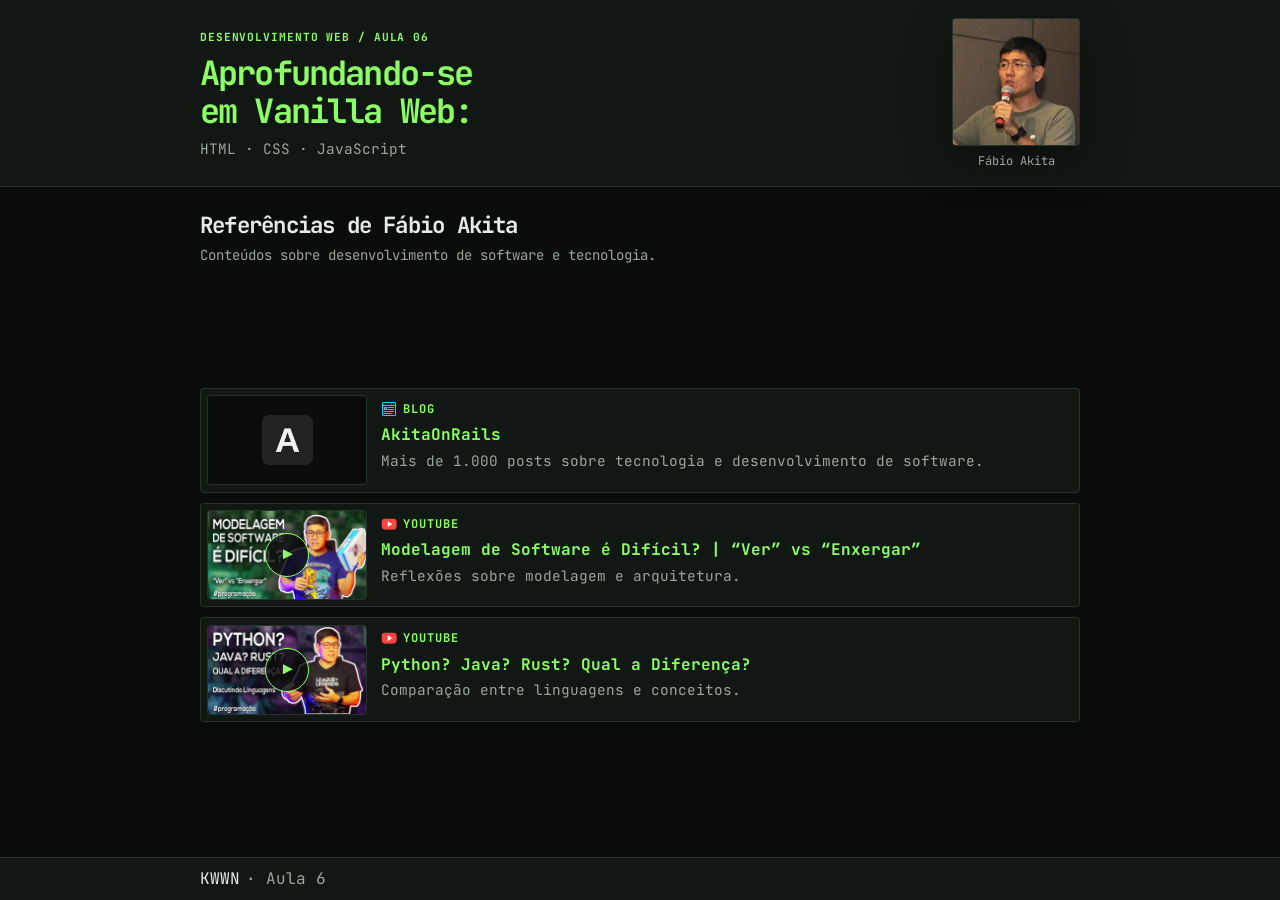
<file: aulas/006/web/index.html>
<!doctype html>
<html lang="pt-BR">
  <head>
    <meta charset="UTF-8">
    <meta name="viewport" content="width=device-width, initial-scale=1">
    <meta name="description" content="Referências de Fábio Akita sobre software e tecnologia.">
    <link rel="icon" type="image/webp" href="assets/img/favicon.webp">
    <title>Aula 6 — Vanilla Web</title>
    <link rel="preconnect" href="https://fonts.googleapis.com">
    <link rel="preconnect" href="https://fonts.gstatic.com" crossorigin>
    <link href="https://fonts.googleapis.com/css2?family=JetBrains+Mono:wght@400;500;600;700&display=swap" rel="stylesheet">
    <link rel="stylesheet" href="css/style.css">
    <script src="js/main.js" defer></script>
  </head>
  <body>
    <header class="site-header">
      <div class="container hero">
        <div>
          <p class="eyebrow">Desenvolvimento Web / Aula 06</p>
          <h1>Aprofundando-se<br>em Vanilla Web:</h1>
          <p class="muted">HTML · CSS · JavaScript</p>
        </div>
        <figure class="portrait-card">
          <img class="portrait" src="assets/img/fabio-akita.webp" alt="Fábio Akita em uma conversa diante de um microfone" width="420" height="560">
          <figcaption>Fábio Akita</figcaption>
        </figure>
      </div>
    </header>

    <main class="container">
      <h2>Referências de Fábio Akita</h2>
      <p class="muted">Conteúdos sobre desenvolvimento de software e tecnologia.</p>
      <ul class="resources">
        <li class="card">
          <a class="preview" href="https://akitaonrails.com/" data-viewer="site" aria-label="Abrir AkitaOnRails.com no visualizador">
            <img class="site-preview-logo" src="assets/img/akitaonrails-logo.webp" alt="">
          </a>
          <div><small class="source-label"><img src="assets/img/icon-blog.webp" alt="" width="16" height="16"> Blog</small><h3><a href="https://akitaonrails.com/" target="_blank" rel="noopener noreferrer">AkitaOnRails</a></h3><p class="muted">Mais de 1.000 posts sobre tecnologia e desenvolvimento de software.</p></div>
        </li>
        <li class="card">
          <a class="preview" href="https://www.youtube.com/watch?v=SmYQcaP1Jgw" data-viewer="video" aria-label="Assistir: Modelagem de Software é Difícil?">
            <img src="assets/img/youtube-modelagem.webp" alt="" loading="lazy" width="640" height="360"><span class="play" aria-hidden="true">▶</span>
          </a>
          <div><small class="source-label"><img src="assets/img/icon-youtube.webp" alt="" width="16" height="16"> YouTube</small><h3><a href="https://www.youtube.com/watch?v=SmYQcaP1Jgw" target="_blank" rel="noopener noreferrer">Modelagem de Software é Difícil? | “Ver” vs “Enxergar”</a></h3><p class="muted">Reflexões sobre modelagem e arquitetura.</p></div>
        </li>
        <li class="card">
          <a class="preview" href="https://www.youtube.com/watch?v=MI9cdxETA4c" data-viewer="video" aria-label="Assistir: Python? Java? Rust? Qual a Diferença?">
            <img src="assets/img/youtube-linguagens.webp" alt="" loading="lazy" width="640" height="360"><span class="play" aria-hidden="true">▶</span>
          </a>
          <div><small class="source-label"><img src="assets/img/icon-youtube.webp" alt="" width="16" height="16"> YouTube</small><h3><a href="https://www.youtube.com/watch?v=MI9cdxETA4c" target="_blank" rel="noopener noreferrer">Python? Java? Rust? Qual a Diferença?</a></h3><p class="muted">Comparação entre linguagens e conceitos.</p></div>
        </li>
      </ul>
    </main>

    <footer class="site-footer"><div class="container">KWWN <span class="muted">· Aula 6</span></div></footer>

    <dialog class="viewer" aria-label="Visualizador">
      <form method="dialog"><button class="viewer-close" aria-label="Fechar visualizador">×</button></form>
      <div class="viewer-content"></div>
    </dialog>
  </body>
</html>
</file>
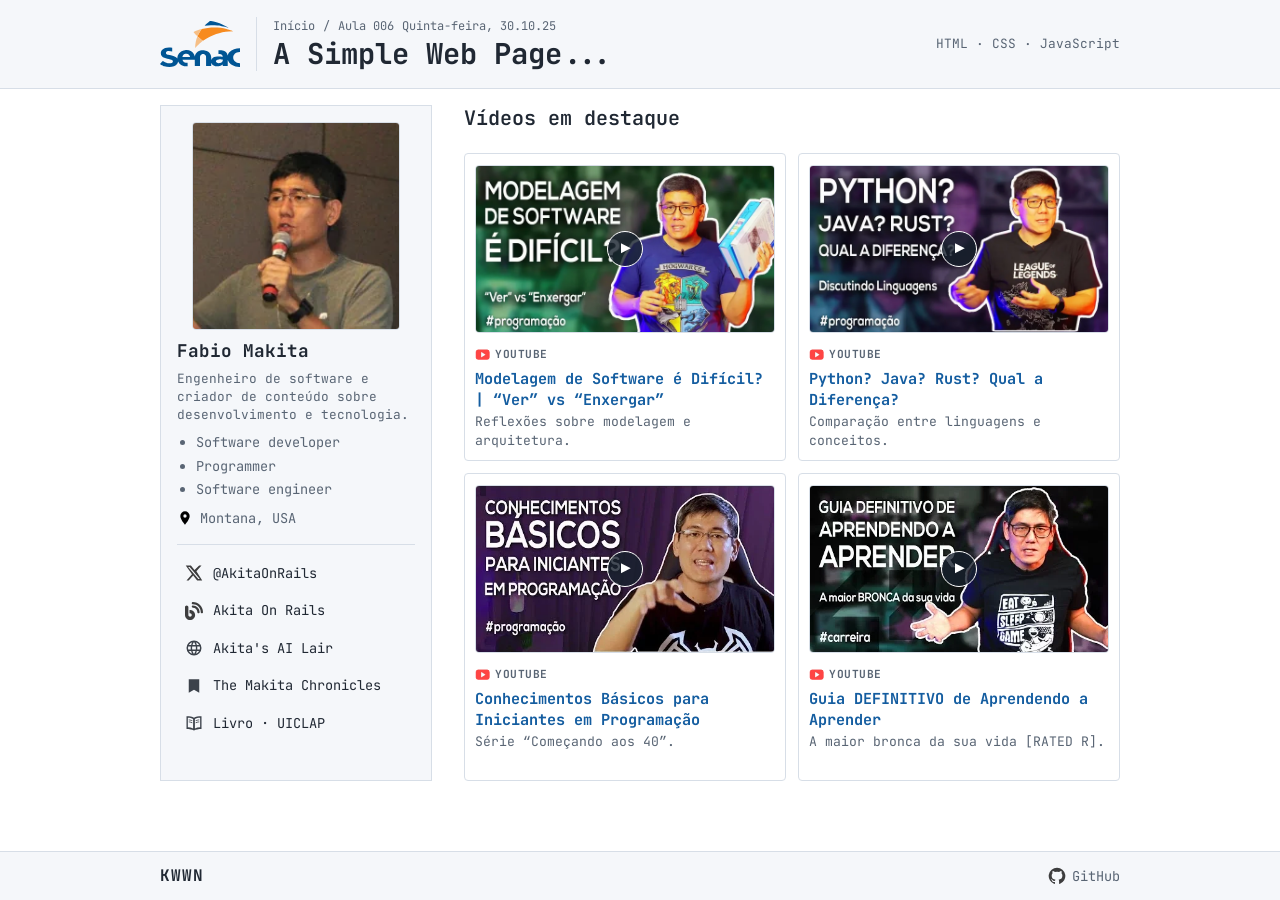
<file: projetos/simple-web-page/web/index.html>
<!doctype html>
<html lang="pt-BR">
  <head>
    <meta charset="UTF-8">
    <meta name="viewport" content="width=device-width, initial-scale=1">
    <meta name="description" content="Referências de Fábio Akita sobre software e tecnologia.">
    <link rel="icon" type="image/webp" href="assets/img/favicon.webp">
    <title>Aula 6 — Vanilla Web</title>
    <link rel="preconnect" href="https://fonts.googleapis.com">
    <link rel="preconnect" href="https://fonts.gstatic.com" crossorigin>
    <link href="https://fonts.googleapis.com/css2?family=JetBrains+Mono:wght@400;500;600;700&display=swap" rel="stylesheet">
    <link rel="stylesheet" href="css/style.css">
    <script src="js/main.js" defer></script>
  </head>
  <body>
    <header class="site-header">
      <div class="container masthead">
        <a class="brand" href="https://www.senac.br/" target="_blank" rel="noopener noreferrer" aria-label="Senac — página inicial">
          <img src="assets/img/senac-logo.svg" alt="Senac" width="130" height="48">
        </a>
        <div class="site-title">
          <p class="eyebrow"><span>Início</span><span aria-hidden="true">/</span><span>Aula 006</span><span class="class-date">Quinta-feira, 30.10.25</span></p>
          <h1>A Simple Web Page...</h1>
        </div>
        <span class="course-label">HTML · CSS · JavaScript</span>
      </div>
    </header>

    <main class="container page-layout">
      <aside class="sidebar" aria-labelledby="author-heading">
        <figure class="portrait-card">
          <img class="portrait" src="assets/img/fabio-akita.webp" alt="Fábio Akita em uma conversa diante de um microfone" width="420" height="560">
        </figure>
        <h2 id="author-heading">Fabio Makita</h2>
        <p class="author-bio">Engenheiro de software e criador de conteúdo sobre desenvolvimento e tecnologia.</p>
        <ul class="author-details">
          <li>Software developer</li>
          <li>Programmer</li>
          <li>Software engineer</li>
        </ul>
        <p class="author-location"><img class="icon" src="assets/img/icon-location.svg" alt=""> Montana, USA</p>
        <nav class="author-links" aria-label="Redes e links de Fabio Makita">
          <a href="https://x.com/akitaonrails" target="_blank" rel="noopener noreferrer"><img class="icon" src="assets/img/icon-x.svg" alt=""> <span>@AkitaOnRails</span></a>
          <a href="https://akitaonrails.com/" target="_blank" rel="noopener noreferrer"><img class="icon" src="assets/img/icon-blog.svg" alt=""> <span>Akita On Rails</span></a>
          <a href="https://ailair.akitaonrails.com/" target="_blank" rel="noopener noreferrer"><img class="icon" src="assets/img/icon-page.svg" alt=""> <span>Akita's AI Lair</span></a>
          <a href="https://themakitachronicles.com/" target="_blank" rel="noopener noreferrer"><img class="icon" src="assets/img/icon-newsletter.svg" alt=""> <span>The Makita Chronicles</span></a>
          <a href="https://loja.uiclap.com/titulo/ua213594" target="_blank" rel="noopener noreferrer"><img class="icon" src="assets/img/icon-book.svg" alt=""> <span>Livro · UICLAP</span></a>
        </nav>
      </aside>

      <section class="content" aria-label="Conteúdos de Fábio Akita">
        <h2 class="content-heading">Vídeos em destaque</h2>
        <ul class="resources">
          <li class="card">
            <a class="preview" href="https://www.youtube.com/watch?v=SmYQcaP1Jgw" data-viewer="video" aria-label="Assistir: Modelagem de Software é Difícil?">
              <img src="assets/img/youtube-modelagem.webp" alt="" loading="lazy" width="640" height="360"><span class="play" aria-hidden="true">▶</span>
            </a>
            <div>
              <small class="source-label"><img src="assets/img/icon-youtube.webp" alt="" width="16" height="16"> YouTube</small>
              <h3><a href="https://www.youtube.com/watch?v=SmYQcaP1Jgw" target="_blank" rel="noopener noreferrer">Modelagem de Software é Difícil? | “Ver” vs “Enxergar”</a></h3>
              <p class="muted">Reflexões sobre modelagem e arquitetura.</p>
            </div>
          </li>
          <li class="card">
            <a class="preview" href="https://www.youtube.com/watch?v=MI9cdxETA4c" data-viewer="video" aria-label="Assistir: Python? Java? Rust? Qual a Diferença?">
              <img src="assets/img/youtube-linguagens.webp" alt="" loading="lazy" width="640" height="360"><span class="play" aria-hidden="true">▶</span>
            </a>
            <div>
              <small class="source-label"><img src="assets/img/icon-youtube.webp" alt="" width="16" height="16"> YouTube</small>
              <h3><a href="https://www.youtube.com/watch?v=MI9cdxETA4c" target="_blank" rel="noopener noreferrer">Python? Java? Rust? Qual a Diferença?</a></h3>
              <p class="muted">Comparação entre linguagens e conceitos.</p>
            </div>
          </li>
          <li class="card">
            <a class="preview" href="https://www.youtube.com/watch?v=sx4hAHhO9CY&t=95s" data-viewer="video" aria-label="Assistir: Conhecimentos Básicos para Iniciantes em Programação">
              <img src="assets/img/youtube-iniciantes.webp" alt="" loading="lazy" width="480" height="360"><span class="play" aria-hidden="true">▶</span>
            </a>
            <div>
              <small class="source-label"><img src="assets/img/icon-youtube.webp" alt="" width="16" height="16"> YouTube</small>
              <h3><a href="https://www.youtube.com/watch?v=sx4hAHhO9CY&t=95s" target="_blank" rel="noopener noreferrer">Conhecimentos Básicos para Iniciantes em Programação</a></h3>
              <p class="muted">Série “Começando aos 40”.</p>
            </div>
          </li>
          <li class="card">
            <a class="preview" href="https://www.youtube.com/watch?v=oUPaJxk6TZ0" data-viewer="video" aria-label="Assistir: Guia Definitivo de Aprendendo a Aprender">
              <img src="assets/img/youtube-aprender.webp" alt="" loading="lazy" width="480" height="360"><span class="play" aria-hidden="true">▶</span>
            </a>
            <div>
              <small class="source-label"><img src="assets/img/icon-youtube.webp" alt="" width="16" height="16"> YouTube</small>
              <h3><a href="https://www.youtube.com/watch?v=oUPaJxk6TZ0" target="_blank" rel="noopener noreferrer">Guia DEFINITIVO de Aprendendo a Aprender</a></h3>
              <p class="muted">A maior bronca da sua vida [RATED R].</p>
            </div>
          </li>
        </ul>
      </section>
    </main>

    <footer class="site-footer">
      <div class="container">
        <span class="footer-credit">KWWN</span>
        <a class="github-link" href="https://github.com/muggem-cc/_senac" target="_blank" rel="noopener noreferrer" aria-label="Repositório do projeto no GitHub">
          <img src="assets/img/github.svg" alt="" width="20" height="20"> GitHub
        </a>
      </div>
    </footer>

    <dialog class="viewer" aria-label="Visualizador">
      <form method="dialog"><button class="viewer-close" aria-label="Fechar visualizador">×</button></form>
      <div class="viewer-content"></div>
    </dialog>
  </body>
</html>
</file>
<file: aulas/006/web/css/style.css>
:root {
  color-scheme: dark;
  --green: #8bff65;
  --hover: #b4ff9a;
  --bg: #090c0a;
  --surface: #111713;
  --border: #26332a;
  --radius: .2rem;
  --text: #e4eae5;
  --muted: #9aa69c;
  --content-width: 55rem;
  font: 16px/1.6 "JetBrains Mono", monospace;
  color: var(--text);
  background: var(--bg);
}

* { box-sizing: border-box; }
body { display: flex; flex-direction: column; min-width: 0; min-height: 100vh; min-height: 100dvh; margin: 0; }
a { color: var(--green); text-decoration: none; }
button { font: inherit; }
::selection { color: var(--bg); background: var(--green); }
a:hover { color: var(--hover); }
.card h3 a:hover { text-decoration: underline; text-underline-offset: .2em; }
a:focus-visible { outline: 2px solid var(--hover); outline-offset: 3px; }
img { display: block; max-width: 100%; }
.container { width: min(100% - 2.5rem, var(--content-width)); margin-inline: auto; }
.muted { color: var(--muted); }
.site-header, .site-footer { background: var(--surface); }
.site-header { padding: 25px 0 15px; border-bottom: 1px solid var(--border); }
.hero { display: grid; grid-template-columns: minmax(0, 1fr) 11rem; align-items: center; gap: clamp(2rem, 6vw, 5rem); }
.hero > div { max-width: 48rem; }
.eyebrow { margin: 0 0 .75rem; }
.eyebrow, small { color: var(--green); font-size: .75rem; font-weight: 700; letter-spacing: .08em; text-transform: uppercase; }
h1 { max-width: 52rem; margin: 0; color: var(--green); font-size: clamp(1.8rem, 3.8vw, 3rem); line-height: 1.12; letter-spacing: -.055em; }
.hero .muted { margin: 1rem 0 0; }
h2 { font-size: clamp(1.35rem, 2.5vw, 1.75rem); line-height: 1.3; letter-spacing: -.035em; }
.card, .preview, .viewer { border-radius: var(--radius); }
.card { transition: border-color 160ms ease, background-color 160ms ease; }
.card:hover { border-color: #3d5644; background: #141c16; }
.preview:focus-visible, .viewer-close:focus-visible { outline: 2px solid var(--hover); outline-offset: 3px; }
.viewer { width: min(92vw, 72rem); max-width: none; max-height: 90dvh; padding: 2.75rem 1rem 1rem; border: 1px solid var(--border); color: var(--text); background: var(--surface); }
.viewer:is(.viewer--video, .viewer--site) { padding-inline: 0; overflow: hidden; }
.viewer--video .viewer-content { aspect-ratio: 16 / 9; }
.viewer--site .viewer-content { height: min(75vh, 42rem); }
.viewer:is(.viewer--video, .viewer--site) iframe { height: 100%; }
.viewer::backdrop { background: #000c; }
.viewer form { position: absolute; top: .35rem; right: .75rem; }
.viewer-close { display: grid; width: 2rem; height: 2rem; padding: 0; place-items: center; border: 0; color: var(--green); background: none; font: inherit; font-size: 1.75rem; line-height: 1; cursor: pointer; }
.viewer-content iframe { display: block; width: 100%; height: min(56vh, 36rem); border: 0; background: var(--bg); }
.source-label { display: inline-flex; height: 1.5rem; align-items: center; gap: .35rem; vertical-align: middle; line-height: 1; }
.source-label img { width: 1rem; height: 1rem; flex: 0 0 1rem; object-fit: contain; }
main { flex: 1; padding-block: clamp(.75rem, 1.5vh, 1.25rem); }
h2 { margin: 0; }
main > .muted { margin: .5rem 0 0; }
.portrait-card { width: 11rem; margin: 0; }
.portrait { width: 100%; aspect-ratio: 1; height: auto; border: 1px solid var(--border); border-radius: var(--radius); object-fit: cover; object-position: center 30%; box-shadow: 0 1rem 3rem #0005; }
.portrait-card figcaption { padding-top: .4rem; color: var(--muted); font-size: .8rem; text-align: center; }
.resources { display: grid; gap: 10px; margin: clamp(.5rem, 1vh, .75rem) 0 0; padding: 0; list-style: none; }
.card { display: flex; align-items: center; gap: .875rem; padding: clamp(.35rem, .7vh, .55rem); border: 1px solid var(--border); background: var(--surface); }
.card > div { align-self: flex-start; min-width: 0; }
.preview { position: relative; display: grid; width: clamp(8rem, 17vw, 12rem); flex: 0 0 clamp(8rem, 17vw, 12rem); aspect-ratio: 16 / 9; overflow: hidden; place-items: center; border: 1px solid var(--border); background: var(--bg); }
.preview > img { width: 100%; height: 100%; object-fit: cover; }
.preview > .site-preview-logo { width: 32%; height: auto; max-height: 70%; aspect-ratio: 1; place-self: center; object-fit: contain; }
.card h3 { margin: .2rem 0; font-size: 1rem; line-height: 1.5; }
.card p { margin: .25rem 0 0; font-size: .9rem; }
.play { position: absolute; inset: 50% auto auto 50%; display: grid; width: 2.75rem; aspect-ratio: 1; padding-left: .12em; transform: translate(-50%, -50%); place-items: center; border: 1px solid var(--green); border-radius: 50%; color: var(--green); background: #090c0acc; }
.site-footer { padding-block: 1rem; border-top: 1px solid var(--border); }
.site-footer .container { display: flex; gap: .35rem; }
@media (min-width: 48.01rem) {
  main.container { display: flex; flex-direction: column; min-height: 0; padding-top: 1.5rem; }
  main.container > h2 { font-size: 1.4rem; }
  main.container > .muted { margin-top: .25rem; font-size: .875rem; }
  main.container > .resources { width: 100%; margin-block: auto; }
  .hero { grid-template-columns: minmax(0, 1fr) 8rem; gap: 1.75rem; }
  .portrait-card { width: 8rem; }
  .portrait-card figcaption { font-size: .75rem; }
  .eyebrow { margin-bottom: .4rem; font-size: .7rem; }
  h1 { font-size: clamp(1.7rem, 2.8vw, 2.1rem); line-height: 1.15; }
  .hero .muted { margin-top: .4rem; font-size: .9rem; }
  .site-header { padding-block: 18px 14px; }
  .preview { width: clamp(8rem, 14vw, 10rem); flex-basis: clamp(8rem, 14vw, 10rem); }
  .card { padding: .4rem; }
  .card h3 { line-height: 1.35; }
  .card p { margin-top: .15rem; }
  .site-footer { padding-block: .5rem; }
}
@media (max-width: 48rem) {
  .container { width: min(100% - 2rem, var(--content-width)); }
  main.container > .muted { margin: .5rem 0 0; }
  .hero { grid-template-columns: minmax(0, 1fr) 8rem; gap: 1.5rem; }
  .portrait-card { width: 8rem; }
  main { padding-block: 1.25rem; }
  .preview { width: clamp(10rem, 32vw, 14rem); flex-basis: clamp(10rem, 32vw, 14rem); }
  .portrait-card figcaption { padding-top: .2rem; }
}
@media (max-width: 36rem) {
  .site-header { padding: 16px 0 12px; }
  .hero { grid-template-columns: minmax(0, 1fr) 4rem; gap: .75rem; }
  h1 { max-width: 14ch; font-size: clamp(1.65rem, 7.5vw, 2.25rem); }
  .hero .muted { margin-top: .75rem; }
  .portrait-card { width: 4rem; }
  .portrait { width: 4rem; height: 4rem; object-position: center 25%; }
  .portrait-card figcaption { padding-top: .2rem; font-size: .7rem; text-align: center; }
  main { padding-block: 1.5rem; }
  main.container > .muted { margin-top: .35rem; }
  .resources { margin-top: 1rem; }
  .card { align-items: stretch; flex-direction: column; gap: .875rem; padding: .875rem; }
  .preview { width: 100%; flex-basis: auto; }
  .card h3 { margin: .2rem 0; font-size: .95rem; line-height: 1.4; }
  .card p { margin-top: .2rem; font-size: .8rem; line-height: 1.45; }
  .source-label { height: 1.3rem; font-size: .7rem; }
  .source-label img { width: .9rem; height: .9rem; flex-basis: .9rem; }
  .play { width: 2rem; }
  .site-footer { padding-block: .5rem; font-size: .8rem; }
  .viewer { width: 100%; max-width: none; max-height: 100dvh; margin: auto 0 0; padding: 2.75rem .75rem .75rem; border-radius: .9rem .9rem 0 0; }
  .viewer--video, .viewer--site { padding: 2.5rem 0 0; }
  .viewer--site .viewer-content { height: 75dvh; }
  .viewer-content iframe { height: 60dvh; }
  .viewer--video .viewer-content iframe { height: auto; }
}
@media (prefers-reduced-motion: reduce) {
  *, *::before, *::after { scroll-behavior: auto !important; transition-duration: .01ms !important; }
}
</file>
<file: projetos/simple-web-page/web/css/style.css>
:root {
  color-scheme: light;
  --accent: #145da0;
  --bg: #fff;
  --surface: #f5f7fa;
  --border: #d7dee7;
  --text: #202833;
  --muted: #596574;
  --content-width: 60rem;
  font: 16px/1.5 "JetBrains Mono", monospace;
  color: var(--text);
  background: var(--bg);
}

* { box-sizing: border-box; }
body { display: flex; flex-direction: column; min-width: 0; min-height: 100vh; min-height: 100dvh; margin: 0; }
a { color: var(--accent); text-decoration: underline; text-underline-offset: .15em; }
button { font: inherit; }
::selection { color: #fff; background: var(--accent); }
a:hover { color: #0b3d69; }
.card h3 a, .card h3 a:hover { text-decoration: none; }
a:focus-visible { outline: 2px solid var(--accent); outline-offset: 3px; }
img { display: block; max-width: 100%; }
.container { width: min(100% - 2.5rem, var(--content-width)); margin-inline: auto; }
.muted { color: var(--muted); }
.site-header, .site-footer { background: var(--surface); }
.site-header { padding-block: .5rem; border-bottom: 1px solid var(--border); }
.masthead { display: flex; min-height: 4.5rem; align-items: center; gap: 1rem; }
.brand { display: block; width: 5rem; flex: 0 0 5rem; }
.brand img { width: 100%; height: auto; }
.site-title { min-width: 0; padding-left: 1rem; border-left: 1px solid var(--border); }
.site-title .eyebrow { display: flex; flex-wrap: wrap; align-items: center; gap: .25rem .5rem; margin: 0 0 .15rem; color: var(--muted); font-size: .75rem; font-weight: 400; letter-spacing: 0; text-transform: none; }
.class-date { color: inherit; font-weight: inherit; letter-spacing: inherit; text-transform: inherit; }
.course-label { margin-left: auto; color: var(--muted); font-size: .8rem; }
.eyebrow, small { color: var(--muted); font-size: .75rem; font-weight: 700; letter-spacing: .04em; text-transform: uppercase; }
h1 { max-width: 52rem; margin: 0; color: var(--text); font-size: clamp(1.35rem, 2.4vw, 1.8rem); line-height: 1.2; }
h2 { margin: 0; font-size: clamp(1.35rem, 2.5vw, 1.75rem); line-height: 1.3; }
.card, .preview, .viewer { border-radius: .25rem; }
.card { transition: border-color 160ms ease, background-color 160ms ease; }
.card:hover { border-color: #aab7c6; }
.preview:focus-visible, .viewer-close:focus-visible { outline: 2px solid var(--accent); outline-offset: 3px; }
.viewer { width: min(92vw, 72rem); max-width: none; max-height: 90dvh; padding: 2.75rem 1rem 1rem; border: 1px solid var(--border); color: var(--text); background: var(--surface); }
.viewer:is(.viewer--video, .viewer--site) { padding-inline: 0; overflow: hidden; }
.viewer--video .viewer-content { aspect-ratio: 16 / 9; }
.viewer--site .viewer-content { height: min(75vh, 42rem); }
.viewer:is(.viewer--video, .viewer--site) iframe { height: 100%; }
.viewer::backdrop { background: #000c; }
.viewer form { position: absolute; top: .35rem; right: .75rem; }
.viewer-close { display: grid; width: 2rem; height: 2rem; padding: 0; place-items: center; border: 0; color: var(--accent); background: none; font: inherit; font-size: 1.75rem; line-height: 1; cursor: pointer; }
.viewer-content iframe { display: block; width: 100%; height: min(56vh, 36rem); border: 0; background: var(--bg); }
.source-label { display: inline-flex; height: 1.5rem; align-items: center; gap: .35rem; vertical-align: middle; line-height: 1; }
.source-label img { width: 1rem; height: 1rem; flex: 0 0 1rem; object-fit: contain; }
main { flex: 1; min-width: 0; padding-block: clamp(.75rem, 1.5vh, 1.25rem); }
.page-layout { display: grid; grid-template-columns: 17rem minmax(0, 1fr); align-content: start; align-items: stretch; gap: 2rem; padding-block: 1rem; }
.sidebar { align-self: stretch; position: sticky; top: 1rem; padding: 1rem; border: 1px solid var(--border); background: var(--surface); }
.content { display: flex; min-width: 0; flex-direction: column; }
.content .resources { flex: 1; }
.portrait-card { width: min(100%, 13rem); margin: 0 auto .65rem; }
.portrait { width: 100%; aspect-ratio: 1; height: auto; border: 1px solid var(--border); border-radius: .25rem; object-fit: cover; object-position: center 30%; }
.sidebar h2 { margin: 0 0 .5rem; font-size: 1.1rem; line-height: 1.25; }
.sidebar p { margin: .5rem 0; font-size: .9rem; }
.author-bio { margin-left: 0 !important; padding-left: 0; border-left: 0; color: var(--muted); font-size: .8rem !important; line-height: 1.4; }
.author-details { display: grid; gap: .2rem; margin: .5rem 0 0; padding-left: 1.2rem; color: var(--muted); font-size: .85rem; list-style: disc; }
.author-location { display: flex; align-items: center; gap: .45rem; color: var(--muted); font-size: .85rem !important; }
.icon { width: 1rem; height: 1rem; flex: 0 0 1rem; object-fit: contain; }
.author-links { display: grid; gap: .35rem; margin-top: 1rem; padding-top: .75rem; border-top: 1px solid var(--border); }
.author-links a { display: flex; min-height: 2rem; align-items: center; gap: .65rem; padding: .4rem .5rem; border-radius: .25rem; color: var(--text); font-size: .85rem; line-height: 1.4; text-decoration: none; overflow-wrap: anywhere; }
.author-links a:hover { color: var(--accent); background: #e9eef4; }
.author-links img { display: block; width: 18px; height: 18px; flex: 0 0 18px; object-fit: contain; opacity: .75; }
.author-links a[href*="uiclap"] .icon { width: 18px; height: 18px; flex-basis: 18px; }
.author-links a:not(:first-child):not(:nth-child(2)) img,
.author-links a[href*="ailair"] img,
.author-links a[href*="themakitachronicles"] img,
.author-links a[href*="uiclap"] img { opacity: 1; filter: brightness(0) saturate(100%) invert(24%) sepia(10%) saturate(700%) hue-rotate(175deg) brightness(91%) contrast(88%); }
.author-links a:hover img { opacity: 1; }
.author-links a span { min-width: 0; }
.content-heading { margin: 0 0 1rem; font-size: 1.35rem; font-weight: 600; }
.resources { display: grid; gap: .75rem; margin: clamp(.5rem, 1vh, .75rem) 0 0; padding: 0; list-style: none; }
.card { display: flex; min-width: 0; align-items: center; gap: 1rem; padding: .75rem; border: 1px solid var(--border); background: #fff; }
.card > div { align-self: flex-start; min-width: 0; }
.preview { position: relative; display: grid; width: clamp(8rem, 17vw, 12rem); flex: 0 0 clamp(8rem, 17vw, 12rem); aspect-ratio: 16 / 9; overflow: hidden; place-items: center; border: 1px solid var(--border); background: var(--surface); }
.preview > img { width: 100%; height: 100%; object-fit: cover; }
.card h3 { margin: .2rem 0; font-size: 1rem; line-height: 1.5; }
.card p { margin: .25rem 0 0; font-size: .9rem; }
.play { position: absolute; inset: 50% auto auto 50%; display: grid; width: 2.75rem; aspect-ratio: 1; padding-left: .12em; transform: translate(-50%, -50%); place-items: center; border: 1px solid #fff; border-radius: 50%; color: #fff; background: #17212dcc; }
.site-footer { padding-block: .75rem; border-top: 1px solid var(--border); }
.site-footer .container { display: flex; align-items: center; justify-content: space-between; gap: 1rem; }
.github-link { display: inline-flex; align-items: center; gap: .4rem; color: var(--muted); font-size: .85rem; text-decoration: none; }
.github-link:hover { color: var(--accent); }
.github-link img { width: 1.1rem; height: 1.1rem; opacity: .75; }
.github-link:hover img { opacity: 1; }
.footer-credit { color: var(--text); font-weight: 700; letter-spacing: .06em; }

@media (min-width: 48.01rem) {
  .page-layout { grid-template-columns: minmax(13rem, 17rem) minmax(0, 1fr); gap: clamp(1.25rem, 3vw, 2rem); }
  .resources { grid-template-columns: repeat(2, minmax(0, 1fr)); grid-auto-rows: minmax(0, 1fr); gap: clamp(.5rem, 1.2vw, .75rem); margin-top: .75rem; }
  .card { align-items: stretch; flex-direction: column; gap: .55rem; padding: .65rem; }
  .preview { width: 100%; min-width: 0; flex: 0 0 auto; aspect-ratio: 16 / 9; }
  .card > div { width: 100%; min-width: 0; align-self: stretch; }
  .card h3, .card p { overflow-wrap: break-word; }
  .card h3 { margin-block: .2rem; font-size: .95rem; line-height: 1.35; }
  .card p { margin-top: .2rem; font-size: .82rem; line-height: 1.4; }
  .source-label { height: 1.3rem; font-size: .7rem; }
  .source-label img { width: .9rem; height: .9rem; flex-basis: .9rem; }
  .play { width: 2.25rem; }
  .content-heading { margin-bottom: .65rem; font-size: 1.25rem; }
}
@media (max-width: 48rem) {
  .container { width: min(100% - 2rem, var(--content-width)); }
  .site-header { padding-block: .65rem; }
  .masthead { min-height: 4rem; gap: .8rem; }
  .brand { width: 4.25rem; flex-basis: 4.25rem; }
  .site-title { min-width: 0; padding-left: .8rem; }
  .site-title h1 { font-size: clamp(1.1rem, 4vw, 1.4rem); }
  .site-title .eyebrow { gap: .2rem .4rem; font-size: .68rem; }
  .course-label { max-width: 8rem; text-align: right; font-size: .7rem; }
  .page-layout { grid-template-columns: 1fr; align-items: start; gap: 1.5rem; padding-block: 1.25rem; }
  .content { display: block; }
  .content .resources { flex: initial; }
  .sidebar { position: static; display: grid; grid-template-columns: minmax(0, 1fr) 5rem; align-items: start; column-gap: 1rem; padding: 1rem; }
  .portrait-card { grid-column: 2; grid-row: 1 / span 4; width: 5rem; margin: 0; }
  .sidebar h2, .sidebar p, .author-details { grid-column: 1; }
  .sidebar h2 { align-self: end; }
  .sidebar p { margin: .25rem 0; }
  .author-details { margin-top: .25rem; }
  .author-location { grid-column: 1 / -1; margin-top: .65rem !important; }
  .author-links { grid-column: 1 / -1; grid-template-columns: repeat(2, minmax(0, 1fr)); column-gap: .5rem; margin-top: .75rem; padding-top: .65rem; }
  .content-heading { line-height: 1.25; }
  .resources { grid-template-columns: 1fr; align-content: start; margin-top: 1rem; }
  .card { align-items: center; flex-direction: row; gap: .875rem; padding: .75rem; }
  .preview { width: clamp(7rem, 28vw, 10rem); flex: 0 0 clamp(7rem, 28vw, 10rem); }
  .card > div { width: auto; flex: 1; min-width: 0; }
  .card h3 { font-size: .95rem; line-height: 1.4; }
  .card p { font-size: .8rem; line-height: 1.45; }
  .card h3, .card p { overflow-wrap: anywhere; }
}
@media (max-width: 36rem) {
  .masthead { min-height: auto; display: grid; grid-template-columns: 4.5rem minmax(0, 1fr); grid-template-rows: auto auto auto; align-items: stretch; column-gap: .65rem; row-gap: .35rem; padding-block: .35rem; }
  .site-header { padding-block: .25rem; }
  .brand { grid-column: 1; grid-row: 1 / span 3; align-self: center; justify-self: center; width: 4.5rem; }
  .site-title { grid-column: 2; grid-row: 1 / span 3; display: grid; grid-template-rows: auto 1fr auto; align-self: stretch; min-width: 0; padding-left: .65rem; border-left: 1px solid var(--border); }
  .site-title .eyebrow { grid-row: 1; display: flex; gap: .15rem .35rem; margin: 0; font-size: .65rem; line-height: 1.3; }
  .site-title h1 { grid-row: 2; align-self: center; margin: 0; font-size: clamp(1rem, 5vw, 1.25rem); }
  .course-label { display: none; }
  .masthead::after { content: "HTML · CSS · JavaScript"; grid-column: 2; grid-row: 3; align-self: start; margin-left: .65rem; color: var(--muted); font-size: .68rem; line-height: 1.4; }
  .page-layout { gap: 1rem; padding-block: .75rem; }
  .content-heading { font-size: 1.15rem; }
  .resources { gap: .65rem; margin-top: .65rem; }
  .sidebar { grid-template-columns: minmax(0, 1fr) 4rem; column-gap: .75rem; padding: .75rem; }
  .portrait-card { grid-column: 2; grid-row: 1 / span 3; width: 4rem; }
  .sidebar h2, .sidebar p, .author-details { grid-column: 1; }
  .author-location, .author-links { grid-column: 1 / -1; }
  .sidebar h2 { font-size: 1.1rem; }
  .sidebar p, .author-links a { font-size: .8rem; }
  .author-links { grid-template-columns: 1fr; }
  .card { align-items: stretch; flex-direction: column; gap: .65rem; padding: .65rem; }
  .preview { width: 100%; flex-basis: auto; }
  .card > div { width: 100%; }
  .card h3 { margin: .2rem 0; }
  .card p { margin-top: .2rem; }
  .source-label { height: 1.3rem; font-size: .7rem; }
  .source-label img { width: .9rem; height: .9rem; flex-basis: .9rem; }
  .play { width: 2rem; }
  .site-footer { padding-block: .5rem; font-size: .8rem; }
  .site-footer .container { align-items: center; flex-direction: row; justify-content: space-between; gap: 1rem; }
  .viewer { width: 100%; max-width: none; max-height: 100dvh; margin: auto 0 0; padding: 2.75rem .75rem .75rem; border-radius: .9rem .9rem 0 0; }
  .viewer--video, .viewer--site { padding: 2.5rem 0 0; }
  .viewer--site .viewer-content { height: 75dvh; }
  .viewer-content iframe { height: 60dvh; }
  .viewer--video .viewer-content iframe { height: auto; }
}
@media (max-width: 22rem) {
  .container { width: calc(100% - 1.25rem); }
  .site-title h1 { font-size: 1rem; }
  .site-title .eyebrow { font-size: .6rem; }
  .masthead { grid-template-columns: 3.8rem minmax(0, 1fr); }
  .brand { width: 3.8rem; }
  .card { padding: .5rem; }
  .viewer { padding-inline: .5rem; }
}
@media (prefers-reduced-motion: reduce) {
  *, *::before, *::after { scroll-behavior: auto !important; transition-duration: .01ms !important; }
}
</file>
